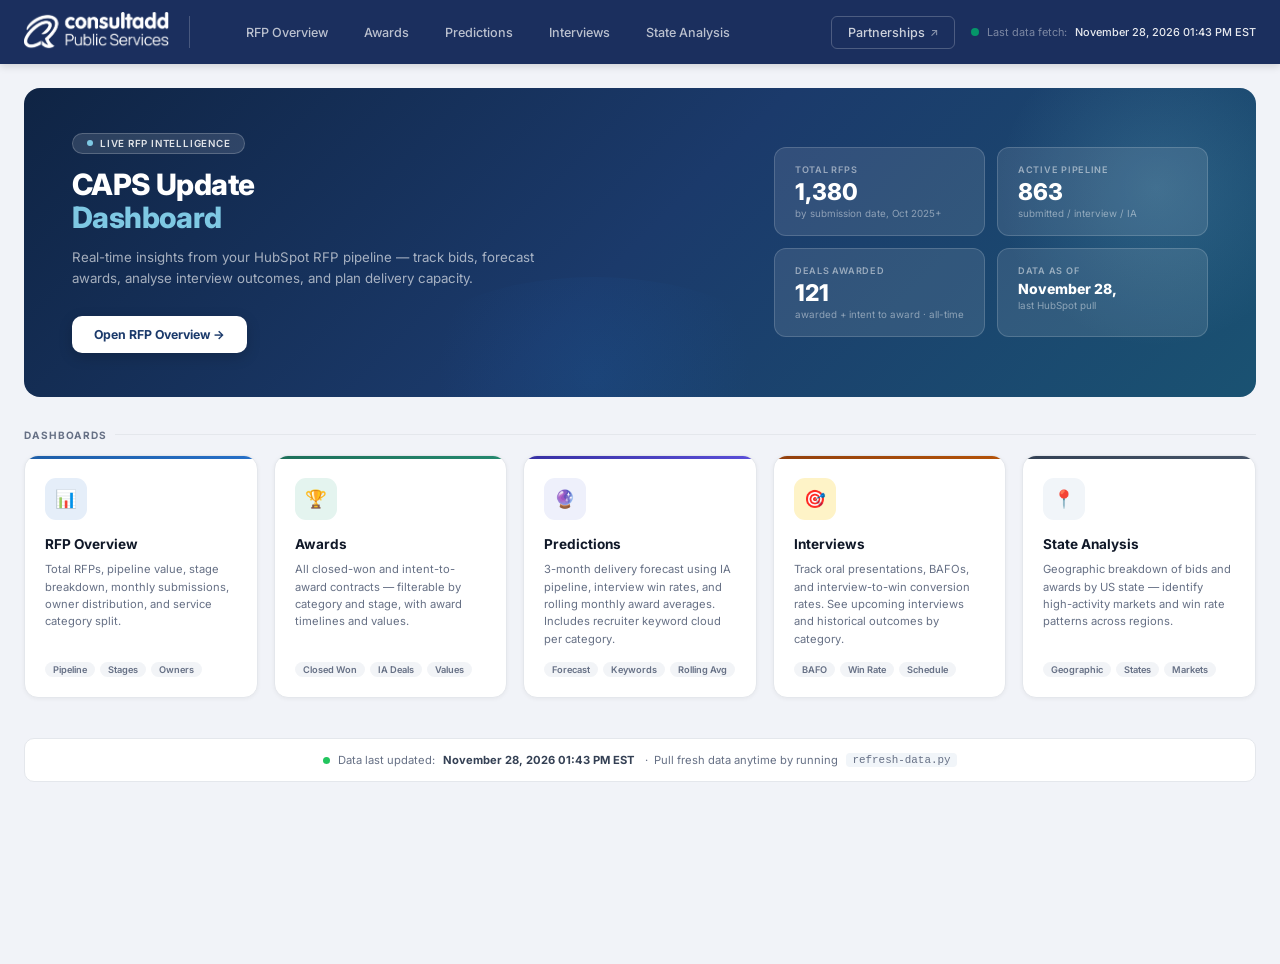
<file: index.html>
<!DOCTYPE html>
<html lang="en">
<head>
  <meta charset="UTF-8">
  <meta name="viewport" content="width=device-width, initial-scale=1.0">
  <title>CAPS Update Dashboard — ConsultAdd Public Services</title>
  <link rel="preconnect" href="https://fonts.googleapis.com">
  <link href="https://fonts.googleapis.com/css2?family=Inter:wght@400;500;600;700;800&display=swap" rel="stylesheet">
  <link rel="stylesheet" href="styles/dashboard.css">
  <style>
    /* ── Landing hero ── */
    .lp-hero {
      background: linear-gradient(135deg, #0F2444 0%, #1B3A6B 50%, #1A5272 100%);
      border-radius: 16px;
      padding: 44px 48px;
      margin-bottom: 32px;
      position: relative;
      overflow: hidden;
      color: #fff;
      display: flex;
      align-items: center;
      justify-content: space-between;
      gap: 32px;
    }
    .lp-hero::before {
      content: '';
      position: absolute;
      top: -60px; right: -60px;
      width: 320px; height: 320px;
      border-radius: 50%;
      background: radial-gradient(circle, rgba(126,200,227,.18) 0%, transparent 70%);
      pointer-events: none;
    }
    .lp-hero::after {
      content: '';
      position: absolute;
      bottom: -80px; left: 30%;
      width: 400px; height: 200px;
      border-radius: 50%;
      background: radial-gradient(circle, rgba(30,94,168,.22) 0%, transparent 70%);
      pointer-events: none;
    }
    .lp-hero__left { flex: 1; min-width: 0; position: relative; z-index: 1; }
    .lp-hero__eyebrow {
      display: inline-flex; align-items: center; gap: 7px;
      background: rgba(255,255,255,.12); border: 1px solid rgba(255,255,255,.2);
      border-radius: 20px; padding: 4px 14px;
      font-size: .7rem; font-weight: 600; letter-spacing: .08em;
      text-transform: uppercase; color: rgba(255,255,255,.85);
      margin-bottom: 14px;
    }
    .lp-hero__eyebrow::before {
      content: ''; width: 6px; height: 6px; border-radius: 50%;
      background: #7EC8E3; animation: pulse 2.5s ease-in-out infinite;
    }
    @keyframes pulse { 0%,100%{opacity:1} 50%{opacity:.3} }
    .lp-hero__title {
      font-size: 2.1rem; font-weight: 800; line-height: 1.15;
      letter-spacing: -.02em; margin-bottom: 12px;
    }
    .lp-hero__title span { color: #7EC8E3; }
    .lp-hero__sub {
      font-size: .95rem; color: rgba(255,255,255,.62);
      max-width: 480px; line-height: 1.6; margin-bottom: 26px;
    }
    .lp-hero__cta {
      display: inline-flex; align-items: center; gap: 8px;
      background: #fff; color: #1B3A6B;
      font-weight: 700; font-size: .88rem;
      padding: 11px 22px; border-radius: 10px;
      text-decoration: none;
      box-shadow: 0 4px 14px rgba(0,0,0,.18);
      transition: transform .15s, box-shadow .15s;
    }
    .lp-hero__cta:hover { transform: translateY(-2px); box-shadow: 0 6px 20px rgba(0,0,0,.24); }
    .lp-hero__right {
      display: grid; grid-template-columns: 1fr 1fr; gap: 12px;
      flex-shrink: 0; position: relative; z-index: 1;
    }
    .lp-stat {
      background: rgba(255,255,255,.1); border: 1px solid rgba(255,255,255,.16);
      border-radius: 12px; padding: 16px 20px; min-width: 130px;
    }
    .lp-stat__lbl { font-size: .65rem; font-weight: 600; text-transform: uppercase;
      letter-spacing: .08em; color: rgba(255,255,255,.5); margin-bottom: 6px; }
    .lp-stat__val { font-size: 1.65rem; font-weight: 800; color: #fff; line-height: 1; }
    .lp-stat__sub { font-size: .7rem; color: rgba(255,255,255,.45); margin-top: 4px; }

    /* ── Section label ── */
    .lp-section-lbl {
      font-size: .72rem; font-weight: 700; text-transform: uppercase;
      letter-spacing: .09em; color: var(--ca-gray-500);
      margin-bottom: 14px; display: flex; align-items: center; gap: 8px;
    }
    .lp-section-lbl::after {
      content: ''; flex: 1; height: 1px; background: var(--ca-gray-200);
    }

    /* ── Dashboard cards grid ── */
    .lp-grid {
      display: grid;
      grid-template-columns: repeat(5, 1fr);
      gap: 16px;
      margin-bottom: 40px;
    }
    .lp-card {
      background: var(--ca-white);
      border: 1px solid var(--ca-gray-200);
      border-radius: 14px;
      padding: 22px 20px 20px;
      text-decoration: none;
      color: inherit;
      display: flex; flex-direction: column;
      transition: all .18s ease;
      box-shadow: 0 1px 4px rgba(0,0,0,.05);
      position: relative; overflow: hidden;
    }
    .lp-card::before {
      content: ''; position: absolute;
      top: 0; left: 0; right: 0; height: 3px;
      border-radius: 14px 14px 0 0;
    }
    .lp-card:hover {
      box-shadow: 0 8px 28px rgba(0,0,0,.1);
      border-color: transparent;
      transform: translateY(-3px);
    }
    .lp-card:hover .lp-card__arrow { opacity: 1; transform: translateX(2px); }

    /* colour accents */
    .lp-card.c-blue::before    { background: linear-gradient(90deg,#1E5EA8,#2770C8); }
    .lp-card.c-teal::before    { background: linear-gradient(90deg,#1D6F5A,#25896F); }
    .lp-card.c-indigo::before  { background: linear-gradient(90deg,#3730A3,#5B4FD9); }
    .lp-card.c-amber::before   { background: linear-gradient(90deg,#92400E,#B45309); }
    .lp-card.c-slate::before   { background: linear-gradient(90deg,#334155,#475569); }

    .lp-card.c-blue:hover    { border-color: #1E5EA8; }
    .lp-card.c-teal:hover    { border-color: #1D6F5A; }
    .lp-card.c-indigo:hover  { border-color: #3730A3; }
    .lp-card.c-amber:hover   { border-color: #92400E; }
    .lp-card.c-slate:hover   { border-color: #334155; }

    .lp-card__icon {
      width: 42px; height: 42px; border-radius: 11px;
      display: flex; align-items: center; justify-content: center;
      font-size: 1.25rem; margin-bottom: 16px; flex-shrink: 0;
    }
    .c-blue   .lp-card__icon { background: #E5EEF9; }
    .c-teal   .lp-card__icon { background: #E4F4EF; }
    .c-indigo .lp-card__icon { background: #EEF0FB; }
    .c-amber  .lp-card__icon { background: #FEF3C7; }
    .c-slate  .lp-card__icon { background: #F1F5F9; }

    .lp-card__title {
      font-size: .97rem; font-weight: 700;
      color: var(--ca-gray-900); margin-bottom: 8px; line-height: 1.3;
    }
    .lp-card__desc {
      font-size: .8rem; color: var(--ca-gray-500);
      line-height: 1.55; flex: 1;
    }
    .lp-card__tags {
      display: flex; flex-wrap: wrap; gap: 5px; margin-top: 14px;
    }
    .lp-card__tag {
      font-size: .66rem; font-weight: 600; padding: 2px 8px;
      border-radius: 10px; background: var(--ca-gray-100);
      color: var(--ca-gray-500);
    }
    .lp-card__arrow {
      position: absolute; bottom: 18px; right: 18px;
      font-size: .85rem; color: var(--ca-gray-300);
      opacity: 0; transition: all .18s;
    }

    /* ── Last updated banner ── */
    .lp-footer {
      display: flex; align-items: center; justify-content: center;
      gap: 8px; padding: 14px;
      background: var(--ca-white); border: 1px solid var(--ca-gray-200);
      border-radius: 10px; font-size: .8rem; color: var(--ca-gray-500);
      margin-bottom: 8px;
    }
    .lp-footer strong { color: var(--ca-gray-700); }
    .lp-footer .dot { width: 7px; height: 7px; border-radius: 50%; background: #22C55E; }

    @media(max-width:1100px){ .lp-grid { grid-template-columns: repeat(3,1fr); } }
    @media(max-width:768px){
      .lp-hero { flex-direction: column; padding: 28px 24px; }
      .lp-hero__right { grid-template-columns: 1fr 1fr; width: 100%; }
      .lp-hero__title { font-size: 1.6rem; }
      .lp-grid { grid-template-columns: repeat(2,1fr); }
    }
  </style>
</head>
<body>

<main class="ca-main">

  <!-- HERO -->
  <div class="lp-hero">
    <div class="lp-hero__left">
      <div class="lp-hero__eyebrow">Live RFP Intelligence</div>
      <div class="lp-hero__title">CAPS Update<br><span>Dashboard</span></div>
      <div class="lp-hero__sub">Real-time insights from your HubSpot RFP pipeline — track bids, forecast awards, analyse interview outcomes, and plan delivery capacity.</div>
      <a href="rfp-overview.html" class="lp-hero__cta">
        Open RFP Overview →
      </a>
    </div>
    <div class="lp-hero__right" id="hero-stats">
      <div class="lp-stat">
        <div class="lp-stat__lbl">Total RFPs</div>
        <div class="lp-stat__val" id="stat-total">—</div>
        <div class="lp-stat__sub">by submission date, Oct 2025+</div>
      </div>
      <div class="lp-stat">
        <div class="lp-stat__lbl">Active Pipeline</div>
        <div class="lp-stat__val" id="stat-active">—</div>
        <div class="lp-stat__sub">submitted / interview / IA</div>
      </div>
      <div class="lp-stat">
        <div class="lp-stat__lbl">Deals Awarded</div>
        <div class="lp-stat__val" id="stat-ia">—</div>
        <div class="lp-stat__sub">awarded + intent to award · all-time</div>
      </div>
      <div class="lp-stat">
        <div class="lp-stat__lbl">Data as of</div>
        <div class="lp-stat__val" style="font-size:1rem;margin-top:4px" id="stat-date">—</div>
        <div class="lp-stat__sub">last HubSpot pull</div>
      </div>
    </div>
  </div>

  <!-- DASHBOARDS -->
  <div class="lp-section-lbl">Dashboards</div>
  <div class="lp-grid">

    <a href="rfp-overview.html" class="lp-card c-blue">
      <div class="lp-card__icon">📊</div>
      <div class="lp-card__title">RFP Overview</div>
      <div class="lp-card__desc">Total RFPs, pipeline value, stage breakdown, monthly submissions, owner distribution, and service category split.</div>
      <div class="lp-card__tags">
        <span class="lp-card__tag">Pipeline</span>
        <span class="lp-card__tag">Stages</span>
        <span class="lp-card__tag">Owners</span>
      </div>
      <span class="lp-card__arrow">→</span>
    </a>

    <a href="awards.html" class="lp-card c-teal">
      <div class="lp-card__icon">🏆</div>
      <div class="lp-card__title">Awards</div>
      <div class="lp-card__desc">All closed-won and intent-to-award contracts — filterable by category and stage, with award timelines and values.</div>
      <div class="lp-card__tags">
        <span class="lp-card__tag">Closed Won</span>
        <span class="lp-card__tag">IA Deals</span>
        <span class="lp-card__tag">Values</span>
      </div>
      <span class="lp-card__arrow">→</span>
    </a>

    <a href="predictions.html" class="lp-card c-indigo">
      <div class="lp-card__icon">🔮</div>
      <div class="lp-card__title">Predictions</div>
      <div class="lp-card__desc">3-month delivery forecast using IA pipeline, interview win rates, and rolling monthly award averages. Includes recruiter keyword cloud per category.</div>
      <div class="lp-card__tags">
        <span class="lp-card__tag">Forecast</span>
        <span class="lp-card__tag">Keywords</span>
        <span class="lp-card__tag">Rolling Avg</span>
      </div>
      <span class="lp-card__arrow">→</span>
    </a>

    <a href="interviews.html" class="lp-card c-amber">
      <div class="lp-card__icon">🎯</div>
      <div class="lp-card__title">Interviews</div>
      <div class="lp-card__desc">Track oral presentations, BAFOs, and interview-to-win conversion rates. See upcoming interviews and historical outcomes by category.</div>
      <div class="lp-card__tags">
        <span class="lp-card__tag">BAFO</span>
        <span class="lp-card__tag">Win Rate</span>
        <span class="lp-card__tag">Schedule</span>
      </div>
      <span class="lp-card__arrow">→</span>
    </a>

    <a href="state-analysis.html" class="lp-card c-slate">
      <div class="lp-card__icon">📍</div>
      <div class="lp-card__title">State Analysis</div>
      <div class="lp-card__desc">Geographic breakdown of bids and awards by US state — identify high-activity markets and win rate patterns across regions.</div>
      <div class="lp-card__tags">
        <span class="lp-card__tag">Geographic</span>
        <span class="lp-card__tag">States</span>
        <span class="lp-card__tag">Markets</span>
      </div>
      <span class="lp-card__arrow">→</span>
    </a>


  </div>

  <!-- LAST UPDATED -->
  <div class="lp-footer">
    <div class="dot"></div>
    Data last updated: <strong id="footer-date">Loading…</strong>
    &nbsp;·&nbsp; Pull fresh data anytime by running <code style="background:#F1F5F9;padding:1px 6px;border-radius:4px;font-size:.78rem">refresh-data.py</code>
  </div>

</main>

<script src="js/data.js?v=202611281343"></script>
<script src="js/dashboard-common.js?v=202611281343"></script>
<script>
  CAPS.renderHeader('Home');

  /* ── Populate hero stats from embedded data ── */
  (async () => {
    try {
      const allData = await CAPS.loadData();
      /* Filter to submission date Oct 2025+ (matches dashboard KPI logic) */
      const OCT_2025 = '2025-10';
      function subMonth(d) {
        // Filter by submission_date ONLY. Deals without a submission_date set
        // are excluded — matches the team report and RFP overview policy.
        const dt = d.submissionDate;
        if (!dt) return null;
        const date = dt instanceof Date ? dt : new Date(dt);
        if (isNaN(date.getTime())) return null;
        return date.getUTCFullYear() + '-' + String(date.getUTCMonth() + 1).padStart(2, '0');
      }
      const data   = allData.filter(d => { const m = subMonth(d); return m && m >= OCT_2025; });
      const active = data.filter(d => ['Submitted','Interview','Intent to Award'].includes(d.stage));
      // Awards: pull from the dedicated all-time Awards dataset (matches the Awards dashboard).
      // Falls back to filtering the main pool if CAPS_AWARDS_DATA isn't loaded yet.
      const awarded = (window.CAPS_AWARDS_DATA && window.CAPS_AWARDS_DATA.length)
        ? window.CAPS_AWARDS_DATA
        : allData.filter(d => d.stage === 'Closed Won' || d.stage === 'Intent to Award');
      const lu     = CAPS.getLastUpdated();

      document.getElementById('stat-total').textContent  = data.length.toLocaleString();
      document.getElementById('stat-active').textContent = active.length.toLocaleString();
      document.getElementById('stat-ia').textContent     = awarded.length.toLocaleString();

      if (lu) {
        // Show month + year only
        const parts = lu.split(' ');
        document.getElementById('stat-date').textContent = parts.slice(0,2).join(' ');
        document.getElementById('footer-date').textContent = lu;
      }
    } catch(e) {
      console.warn('Stats load error:', e);
    }
  })();
</script>
</body>
</html>
</file>
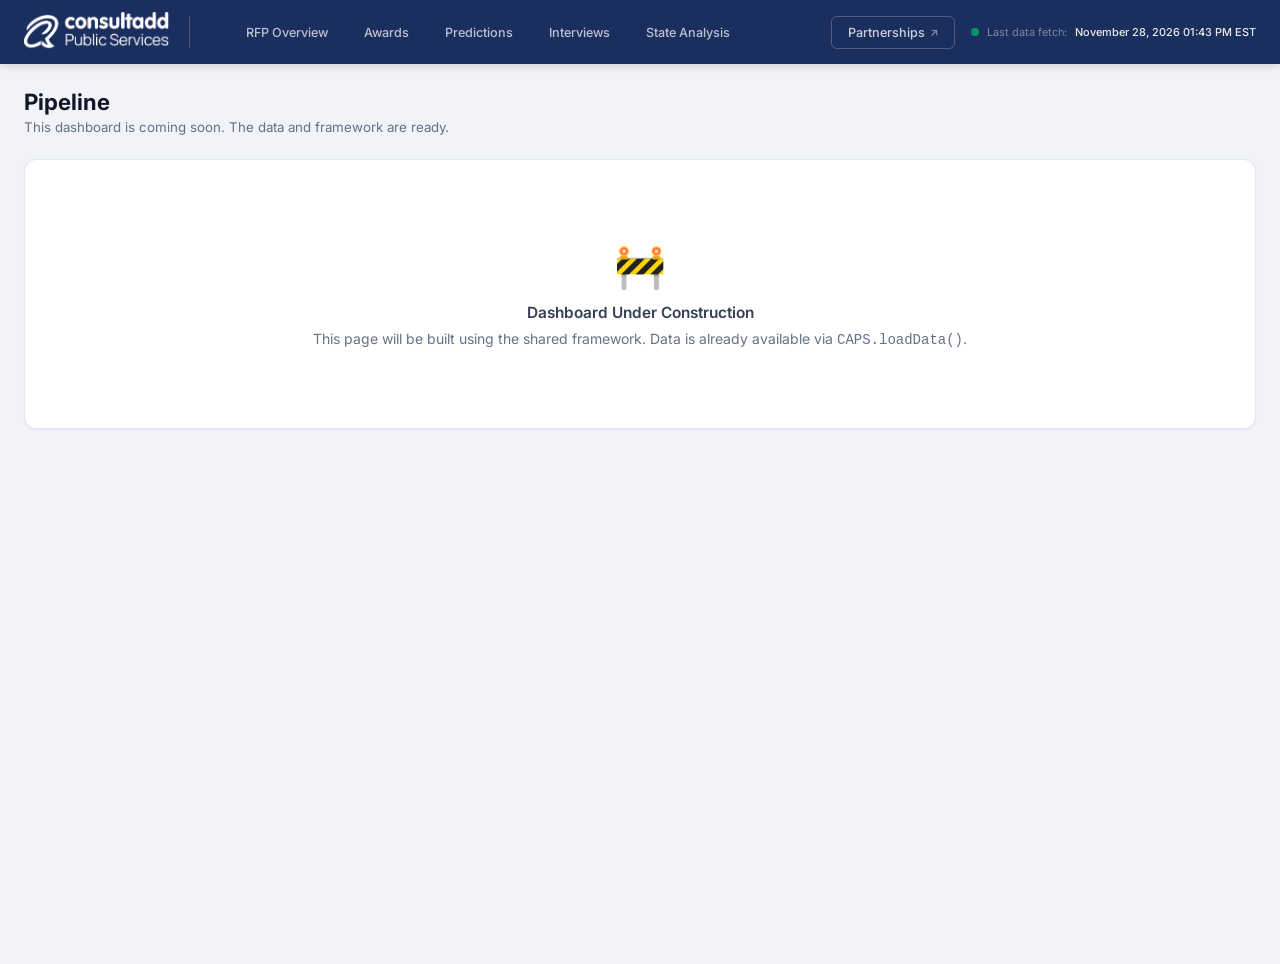
<file: pipeline.html>
<!DOCTYPE html>
<html lang="en">
<head>
  <meta charset="UTF-8">
  <meta name="viewport" content="width=device-width, initial-scale=1.0">
  <title>Pipeline — CAPS Dashboard</title>
  <link rel="preconnect" href="https://fonts.googleapis.com">
  <link href="https://fonts.googleapis.com/css2?family=Inter:wght@400;500;600;700&display=swap" rel="stylesheet">
  <link rel="stylesheet" href="styles/dashboard.css">
</head>
<body>
  <main class="ca-main" id="dashboard">
    <div class="ca-page-header">
      <h1 class="ca-page-header__title">Pipeline</h1>
      <p class="ca-page-header__subtitle">This dashboard is coming soon. The data and framework are ready.</p>
    </div>
    <div class="ca-panel">
      <div class="ca-panel__body" style="text-align:center;padding:80px 20px;color:var(--ca-gray-500)">
        <div style="font-size:3rem;margin-bottom:12px">🚧</div>
        <div style="font-size:1.1rem;font-weight:600;color:var(--ca-gray-700);margin-bottom:8px">Dashboard Under Construction</div>
        <div>This page will be built using the shared framework. Data is already available via <code>CAPS.loadData()</code>.</div>
      </div>
    </div>
  </main>
  <script src="js/data.js?v=202611281343"></script>
  <script src="js/dashboard-common.js?v=202611281343"></script>
  <script>
    CAPS.renderHeader('Pipeline');
    CAPS.loadData(); // populates the "last data fetch" date in the header
  </script>
</body>
</html>
</file>
<file: styles/dashboard.css>
/* ═══════════════════════════════════════════════════════════
   CAPS UPDATE DASHBOARD — Common Styles
   ConsultAdd Public Services

   Brand Colors:
     --ca-navy:    #1B2F5E  (deep navy blue — primary dark)
     --ca-crimson: #BE123C  (rose red — hint of red accent)
     --ca-blue:    #2D60C4  (strong blue — primary action)

   Usage: Include this file in every dashboard page.
   ═══════════════════════════════════════════════════════════ */

/* ── CSS Variables ── */
:root {
  --ca-navy: #1B2F5E;       /* Deep navy blue — primary dark */
  --ca-crimson: #BE123C;    /* Rose red — hint of red accent */
  --ca-blue: #2D60C4;       /* Strong blue — primary action */
  --ca-light-blue: #DBEAFE; /* Light blue — chips, tag backgrounds */
  --ca-bg: #F1F3F8;         /* Cool grey with a whisper of blue */
  --ca-white: #FFFFFF;
  --ca-gray-50: #F9FAFB;
  --ca-gray-100: #F2F4F7;
  --ca-gray-200: #E4E7EC;
  --ca-gray-300: #D0D5DD;
  --ca-gray-500: #667085;
  --ca-gray-700: #344054;
  --ca-gray-900: #101828;
  --ca-green: #059669;
  --ca-green-bg: #ECFDF5;
  --ca-red: #DC2626;
  --ca-red-bg: #FEF2F2;
  --ca-yellow: #D97706;
  --ca-yellow-bg: #FFFBEB;
  --ca-orange: #C05621;
  --ca-orange-bg: #FFF7ED;
  --ca-purple: #7C3AED;     /* Vivid purple accent */
  --ca-purple-bg: #F5F3FF;
  --ca-teal: #0891B2;
  --ca-teal-bg: #F0F9FF;
  --ca-indigo: #4338CA;
  --ca-indigo-bg: #EEF2FF;
  --ca-violet: #5B21B6;
  --ca-violet-bg: #F5F3FF;

  --shadow-sm: 0 1px 2px rgba(16,24,40,0.05);
  --shadow-md: 0 4px 8px -2px rgba(16,24,40,0.1), 0 2px 4px -2px rgba(16,24,40,0.06);
  --shadow-lg: 0 12px 16px -4px rgba(16,24,40,0.08), 0 4px 6px -2px rgba(16,24,40,0.03);

  --radius-sm: 6px;
  --radius-md: 8px;
  --radius-lg: 12px;

  --font-family: 'Inter', -apple-system, BlinkMacSystemFont, 'Segoe UI', Roboto, sans-serif;
  --header-height: 64px;
}


/* ── Reset & Base ── */
*, *::before, *::after {
  margin: 0;
  padding: 0;
  box-sizing: border-box;
}

html {
  font-size: 14px;
  -webkit-font-smoothing: antialiased;
}

body {
  font-family: var(--font-family);
  background: var(--ca-bg);
  color: var(--ca-gray-900);
  min-height: 100vh;
}


/* ═══════════════════════════════════════════════
   HEADER BAR
   ═══════════════════════════════════════════════ */
.ca-header {
  position: fixed;
  top: 0;
  left: 0;
  right: 0;
  height: var(--header-height);
  background: var(--ca-navy);
  display: flex;
  align-items: center;
  justify-content: space-between;
  padding: 0 24px;
  z-index: 1000;
  box-shadow: 0 2px 8px rgba(0,0,0,0.15);
}

.ca-header__left {
  display: flex;
  align-items: center;
  gap: 20px;
}

.ca-header__logo {
  height: 38px;
  width: auto;
  cursor: pointer;
  filter: brightness(0) invert(1);
}

.ca-header__divider {
  width: 1px;
  height: 32px;
  background: rgba(255,255,255,0.2);
}

.ca-header__title {
  color: var(--ca-white);
  font-size: 1.1rem;
  font-weight: 600;
  letter-spacing: 0.02em;
}

.ca-header__nav {
  display: flex;
  align-items: center;
  gap: 4px;
}

.ca-header__nav-item {
  color: rgba(255,255,255,0.7);
  text-decoration: none;
  padding: 8px 16px;
  border-radius: var(--radius-sm);
  font-size: 0.9rem;
  font-weight: 500;
  transition: all 0.2s ease;
  white-space: nowrap;
}

.ca-header__nav-item:hover {
  color: var(--ca-white);
  background: rgba(255,255,255,0.1);
}

.ca-header__nav-item.active {
  color: var(--ca-white);
  background: rgba(255,255,255,0.15);
}

/* Disabled nav item (placeholder for upcoming pages — non-clickable, muted) */
.ca-header__nav-item--disabled {
  color: rgba(255,255,255,0.42);
  cursor: not-allowed;
  display: inline-flex;
  align-items: center;
  gap: 6px;
}
.ca-header__nav-item--disabled:hover {
  color: rgba(255,255,255,0.42);
  background: transparent;
}
.ca-header__nav-badge {
  font-size: 0.62rem;
  font-weight: 600;
  letter-spacing: 0.04em;
  text-transform: uppercase;
  padding: 1px 6px;
  border-radius: 8px;
  background: rgba(255,255,255,0.10);
  color: rgba(255,255,255,0.55);
  line-height: 1.4;
}

/* External-portal nav lives on the right side of the header, visually
   separated from the in-app nav (which sits on the left). */
.ca-header__nav--external {
  display: flex;
  align-items: center;
}

/* External-portal link — subtly outlined pill so it reads as a different
   destination from the in-app nav items. Kept low-key on purpose. */
.ca-header__nav-item--external {
  display: inline-flex;
  align-items: center;
  gap: 5px;
  border: 1px solid rgba(255,255,255,0.22);
  color: rgba(255,255,255,0.78);
}
.ca-header__nav-item--external:hover {
  border-color: rgba(255,255,255,0.40);
  color: var(--ca-white);
  background: rgba(255,255,255,0.06);
}
.ca-header__nav-arrow {
  font-size: 0.78rem;
  opacity: 0.65;
  line-height: 1;
}
.ca-header__nav-item--external:hover .ca-header__nav-arrow {
  opacity: 0.95;
}

.ca-header__right {
  display: flex;
  align-items: center;
  gap: 16px;
}

.ca-header__data-status {
  display: flex;
  align-items: center;
  gap: 8px;
  color: rgba(255,255,255,0.6);
  font-size: 0.78rem;
}

.ca-header__data-status .dot {
  width: 8px;
  height: 8px;
  border-radius: 50%;
  background: var(--ca-green);
  flex-shrink: 0;
}

.ca-header__data-status .label {
  opacity: 0.7;
}

.ca-header__data-status .value {
  color: rgba(255,255,255,0.9);
  font-weight: 500;
}


/* ═══════════════════════════════════════════════
   MAIN CONTENT AREA
   ═══════════════════════════════════════════════ */
.ca-main {
  margin-top: var(--header-height);
  padding: 24px;
  max-width: 1600px;
  margin-left: auto;
  margin-right: auto;
}

.ca-page-header {
  margin-bottom: 24px;
}

.ca-page-header__title {
  font-size: 1.6rem;
  font-weight: 700;
  color: var(--ca-gray-900);
  margin-bottom: 4px;
}

.ca-page-header__subtitle {
  font-size: 0.95rem;
  color: var(--ca-gray-500);
  font-weight: 400;
}


/* ═══════════════════════════════════════════════
   METRIC CARDS
   ═══════════════════════════════════════════════ */
.ca-metrics-row {
  display: grid;
  grid-template-columns: repeat(auto-fit, minmax(220px, 1fr));
  gap: 16px;
  margin-bottom: 24px;
}

.ca-metric-card {
  background: var(--ca-white);
  border-radius: var(--radius-lg);
  padding: 20px;
  box-shadow: var(--shadow-sm);
  border: 1px solid var(--ca-gray-200);
  transition: box-shadow 0.2s ease;
  position: relative; /* needed for kpi-info-wrap absolute positioning */
}

.ca-metric-card:hover {
  box-shadow: var(--shadow-md);
}

.ca-metric-card__label {
  font-size: 0.82rem;
  color: var(--ca-gray-500);
  font-weight: 500;
  text-transform: uppercase;
  letter-spacing: 0.04em;
  margin-bottom: 8px;
}

.ca-metric-card__value {
  font-size: 1.8rem;
  font-weight: 700;
  color: var(--ca-gray-900);
  line-height: 1.2;
}

.ca-metric-card__value.green { color: var(--ca-green); }
.ca-metric-card__value.red { color: var(--ca-red); }
.ca-metric-card__value.blue { color: var(--ca-blue); }
.ca-metric-card__value.crimson { color: var(--ca-crimson); }

.ca-metric-card__detail {
  font-size: 0.8rem;
  color: var(--ca-gray-500);
  margin-top: 4px;
}

/* ── Info button (shared across all dashboards) ── */
.kpi-info-wrap {
  position: absolute;
  top: 12px;
  right: 12px;
}

.kpi-info-btn {
  width: 17px;
  height: 17px;
  border-radius: 50%;
  border: 1.5px solid #94A3B8;
  background: transparent;
  font-size: 0.65rem;
  font-weight: 700;
  cursor: pointer;
  display: flex;
  align-items: center;
  justify-content: center;
  color: #94A3B8;
  font-family: var(--font-family);
  line-height: 1;
  transition: all 0.15s;
  padding: 0;
}

.kpi-info-btn:hover {
  border-color: var(--ca-navy);
  color: var(--ca-navy);
  background: var(--ca-gray-100);
}

.kpi-info-tip {
  display: none;
  position: absolute;
  top: 22px;
  right: 0;
  z-index: 300;
  background: var(--ca-navy);
  color: #E2E8F0;
  font-size: 0.72rem;
  line-height: 1.55;
  padding: 10px 13px;
  border-radius: 8px;
  min-width: 220px;
  max-width: 270px;
  box-shadow: 0 6px 20px rgba(0,0,0,0.22);
  pointer-events: none;
  font-family: var(--font-family);
  font-style: normal;
  font-weight: 400;
}

.kpi-info-tip.open {
  display: block;
  pointer-events: auto;
}

.kpi-info-tip strong { color: #fff; }

.kpi-info-tip::before {
  content: '';
  position: absolute;
  top: -5px;
  right: 6px;
  width: 10px;
  height: 10px;
  background: var(--ca-navy);
  transform: rotate(45deg);
  border-radius: 2px;
}


/* ═══════════════════════════════════════════════
   DASHBOARD PANELS / CARDS
   ═══════════════════════════════════════════════ */
.ca-grid {
  display: grid;
  gap: 20px;
  margin-bottom: 24px;
}

.ca-grid--2 { grid-template-columns: repeat(2, 1fr); }
.ca-grid--3 { grid-template-columns: repeat(3, 1fr); }
.ca-grid--1-2 { grid-template-columns: 1fr 2fr; }
.ca-grid--2-1 { grid-template-columns: 2fr 1fr; }

.ca-panel {
  background: var(--ca-white);
  border-radius: var(--radius-lg);
  box-shadow: var(--shadow-sm);
  border: 1px solid var(--ca-gray-200);
  overflow: hidden;
}

.ca-panel__header {
  display: flex;
  align-items: center;
  justify-content: space-between;
  padding: 16px 20px;
  border-bottom: 1px solid var(--ca-gray-200);
}

.ca-panel__title {
  font-size: 1rem;
  font-weight: 600;
  color: var(--ca-gray-900);
}

.ca-panel__badge {
  font-size: 0.75rem;
  font-weight: 600;
  padding: 2px 10px;
  border-radius: 12px;
  background: var(--ca-light-blue);
  color: var(--ca-blue);
}

.ca-panel__body {
  padding: 20px;
}

.ca-panel__body--no-pad {
  padding: 0;
}


/* ═══════════════════════════════════════════════
   TABLES
   ═══════════════════════════════════════════════ */
.ca-table-wrap {
  overflow-x: auto;
}

.ca-table {
  width: 100%;
  border-collapse: collapse;
  font-size: 0.88rem;
}

.ca-table thead th {
  background: var(--ca-gray-50);
  color: var(--ca-gray-500);
  font-weight: 600;
  text-transform: uppercase;
  letter-spacing: 0.04em;
  font-size: 0.75rem;
  padding: 10px 14px;
  text-align: left;
  border-bottom: 1px solid var(--ca-gray-200);
  white-space: nowrap;
  position: sticky;
  top: 0;
}

.ca-table tbody tr {
  border-bottom: 1px solid var(--ca-gray-100);
  transition: background 0.15s;
}

.ca-table tbody tr:hover {
  background: var(--ca-gray-50);
}

.ca-table tbody td {
  padding: 10px 14px;
  color: var(--ca-gray-700);
  vertical-align: middle;
}

.ca-table tbody td.mono {
  font-family: 'SF Mono', 'Fira Code', monospace;
  font-size: 0.82rem;
}

.ca-table tbody td.right,
.ca-table thead th.right {
  text-align: right;
}


/* ═══════════════════════════════════════════════
   BADGES / PILLS
   ═══════════════════════════════════════════════ */
.ca-badge {
  display: inline-flex;
  align-items: center;
  gap: 6px;
  padding: 3px 10px;
  border-radius: 12px;
  font-size: 0.78rem;
  font-weight: 600;
  white-space: nowrap;
}

.ca-badge::before {
  content: '';
  width: 6px;
  height: 6px;
  border-radius: 50%;
  flex-shrink: 0;
}

.ca-badge--submitted      { background: var(--ca-light-blue); color: var(--ca-blue); }
.ca-badge--submitted::before { background: var(--ca-blue); }

.ca-badge--interview       { background: var(--ca-yellow-bg); color: #B54708; }
.ca-badge--interview::before { background: var(--ca-yellow); }

.ca-badge--intent          { background: var(--ca-orange-bg); color: #B93815; }
.ca-badge--intent::before  { background: var(--ca-orange); }

.ca-badge--won             { background: var(--ca-green-bg); color: #027A48; }
.ca-badge--won::before     { background: var(--ca-green); }

.ca-badge--lost            { background: var(--ca-red-bg); color: #B42318; }
.ca-badge--lost::before    { background: var(--ca-red); }

.ca-badge--terminated      { background: var(--ca-purple-bg); color: #5925DC; }
.ca-badge--terminated::before { background: var(--ca-purple); }

.ca-badge--cancelled       { background: var(--ca-gray-100); color: var(--ca-gray-500); }
.ca-badge--cancelled::before { background: var(--ca-gray-300); }

.ca-badge--yes             { background: var(--ca-green-bg); color: #027A48; }
.ca-badge--yes::before     { background: var(--ca-green); }

.ca-badge--no              { background: var(--ca-gray-100); color: var(--ca-gray-500); }
.ca-badge--no::before      { background: var(--ca-gray-300); }

.ca-badge--bafo            { background: var(--ca-red-bg); color: #B42318; }
.ca-badge--bafo::before    { background: var(--ca-red); }


/* ═══════════════════════════════════════════════
   HORIZONTAL BAR (for simple bar charts)
   ═══════════════════════════════════════════════ */
.ca-bar-row {
  display: flex;
  align-items: center;
  gap: 12px;
  margin-bottom: 12px;
}

.ca-bar-row__label {
  width: 160px;
  font-size: 0.85rem;
  color: var(--ca-gray-700);
  text-align: right;
  flex-shrink: 0;
  white-space: nowrap;
  overflow: hidden;
  text-overflow: ellipsis;
}

.ca-bar-row__track {
  flex: 1;
  height: 24px;
  background: var(--ca-gray-100);
  border-radius: 4px;
  overflow: hidden;
}

.ca-bar-row__fill {
  height: 100%;
  border-radius: 4px;
  transition: width 0.6s ease;
  min-width: 2px;
}

.ca-bar-row__fill.navy   { background: var(--ca-navy); }
.ca-bar-row__fill.blue    { background: var(--ca-blue); }
.ca-bar-row__fill.crimson { background: var(--ca-crimson); }
.ca-bar-row__fill.green   { background: var(--ca-green); }
.ca-bar-row__fill.yellow  { background: var(--ca-yellow); }
.ca-bar-row__fill.orange  { background: var(--ca-orange); }
.ca-bar-row__fill.purple  { background: var(--ca-purple); }
.ca-bar-row__fill.teal    { background: var(--ca-teal); }

.ca-bar-row__value {
  width: 60px;
  font-size: 0.85rem;
  font-weight: 600;
  color: var(--ca-gray-700);
  flex-shrink: 0;
}


/* ═══════════════════════════════════════════════
   DONUT / STAT RING (CSS-only)
   ═══════════════════════════════════════════════ */
.ca-stat-ring {
  display: flex;
  flex-direction: column;
  align-items: center;
  gap: 8px;
}

.ca-stat-ring__circle {
  position: relative;
  width: 100px;
  height: 100px;
}

.ca-stat-ring__circle svg {
  transform: rotate(-90deg);
}

.ca-stat-ring__center {
  position: absolute;
  top: 50%;
  left: 50%;
  transform: translate(-50%, -50%);
  font-size: 1.2rem;
  font-weight: 700;
  color: var(--ca-gray-900);
}

.ca-stat-ring__label {
  font-size: 0.82rem;
  color: var(--ca-gray-500);
  font-weight: 500;
}


/* ═══════════════════════════════════════════════
   LOADING STATE
   ═══════════════════════════════════════════════ */
.ca-loading {
  display: flex;
  flex-direction: column;
  align-items: center;
  justify-content: center;
  padding: 60px 20px;
  gap: 16px;
}

.ca-loading__spinner {
  width: 40px;
  height: 40px;
  border: 3px solid var(--ca-gray-200);
  border-top-color: var(--ca-blue);
  border-radius: 50%;
  animation: ca-spin 0.8s linear infinite;
}

@keyframes ca-spin {
  to { transform: rotate(360deg); }
}

.ca-loading__text {
  color: var(--ca-gray-500);
  font-size: 0.9rem;
}


/* ═══════════════════════════════════════════════
   FILTERS BAR
   ═══════════════════════════════════════════════ */
.ca-filters {
  display: flex;
  align-items: center;
  gap: 12px;
  margin-bottom: 20px;
  flex-wrap: wrap;
}

.ca-filter-select {
  padding: 8px 12px;
  border: 1px solid var(--ca-gray-300);
  border-radius: var(--radius-sm);
  font-family: var(--font-family);
  font-size: 0.88rem;
  color: var(--ca-gray-700);
  background: var(--ca-white);
  cursor: pointer;
  outline: none;
  transition: border-color 0.2s;
}

.ca-filter-select:focus {
  border-color: var(--ca-blue);
  box-shadow: 0 0 0 3px rgba(46,80,144,0.12);
}

.ca-filter-label {
  font-size: 0.82rem;
  color: var(--ca-gray-500);
  font-weight: 500;
}


/* ═══════════════════════════════════════════════
   RESPONSIVE
   ═══════════════════════════════════════════════ */
@media (max-width: 1024px) {
  .ca-grid--2, .ca-grid--3, .ca-grid--1-2, .ca-grid--2-1 {
    grid-template-columns: 1fr;
  }
  .ca-header__nav {
    display: none;
  }
}

@media (max-width: 640px) {
  .ca-main {
    padding: 16px;
  }
  .ca-metrics-row {
    grid-template-columns: repeat(2, 1fr);
  }
  .ca-header {
    padding: 0 12px;
  }
  .ca-header__title {
    font-size: 0.95rem;
  }
  .ca-header__data-status {
    display: none;
  }
}
</file>
